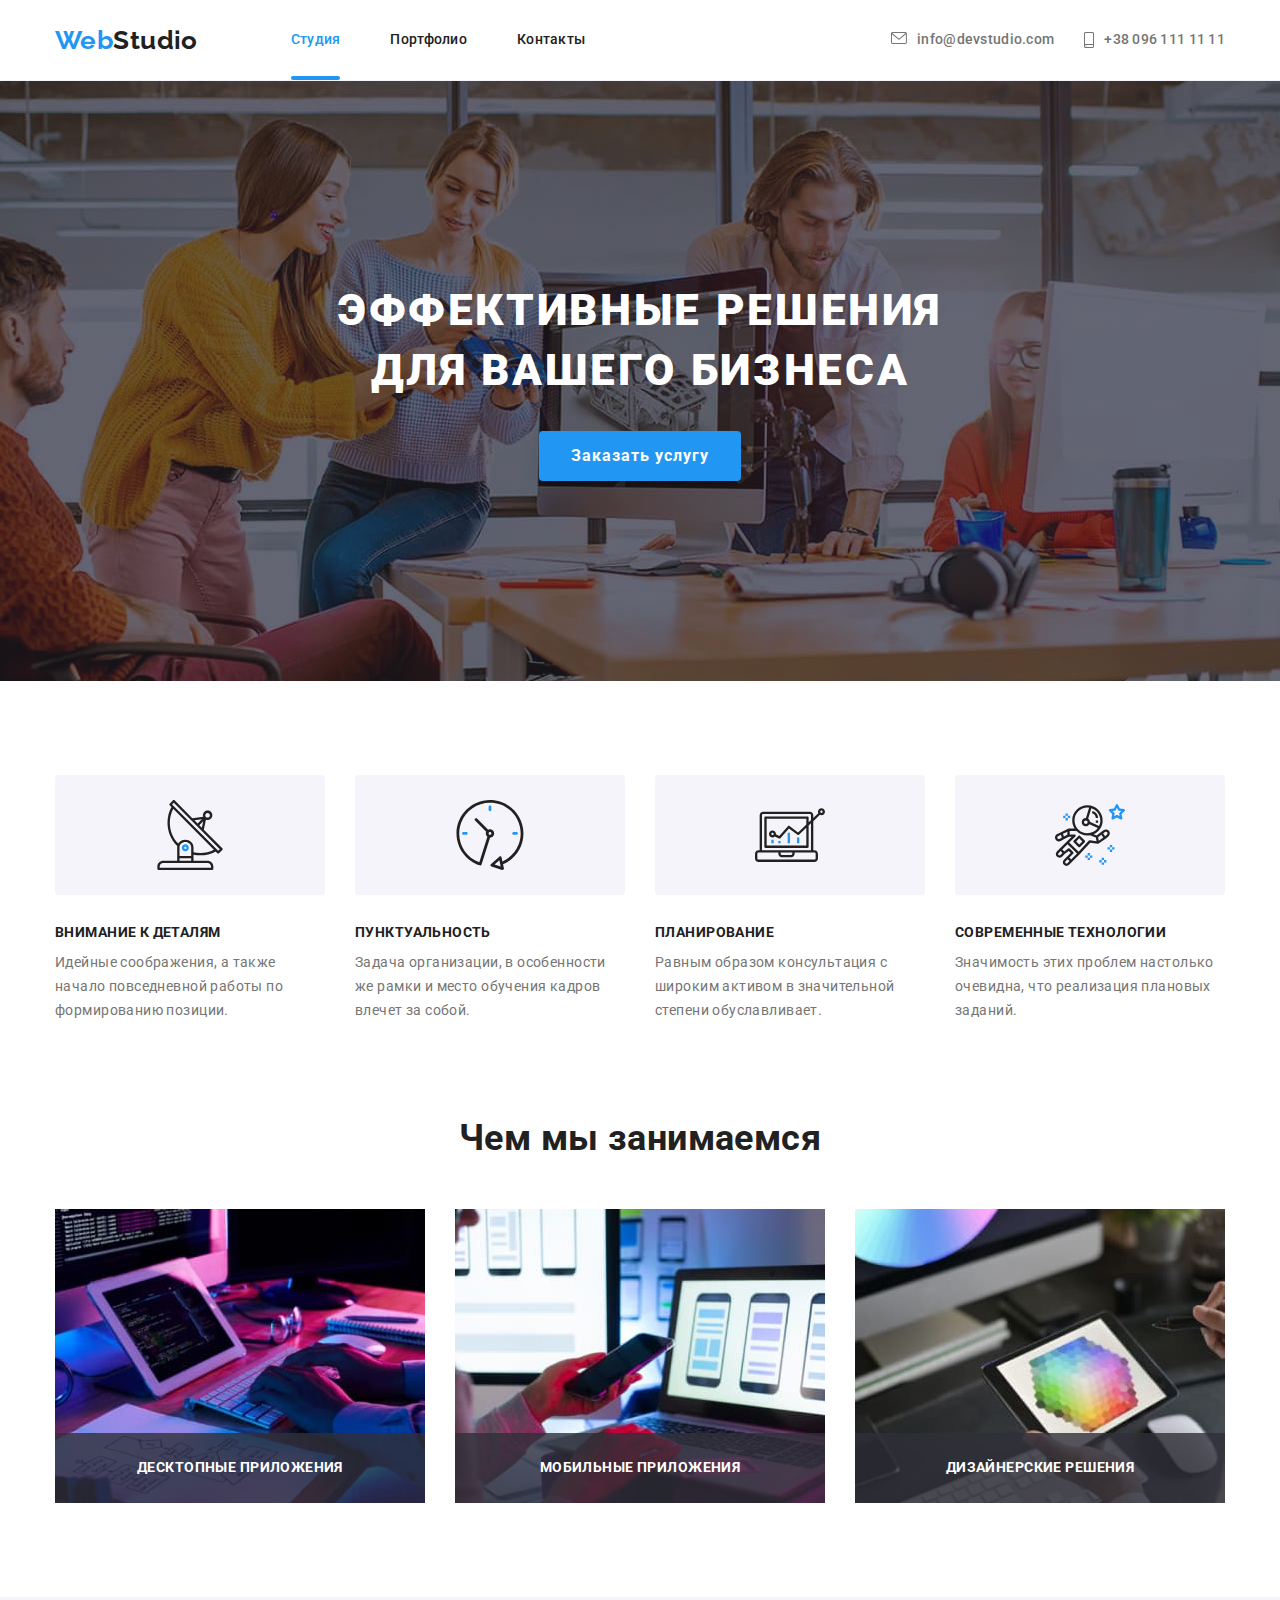
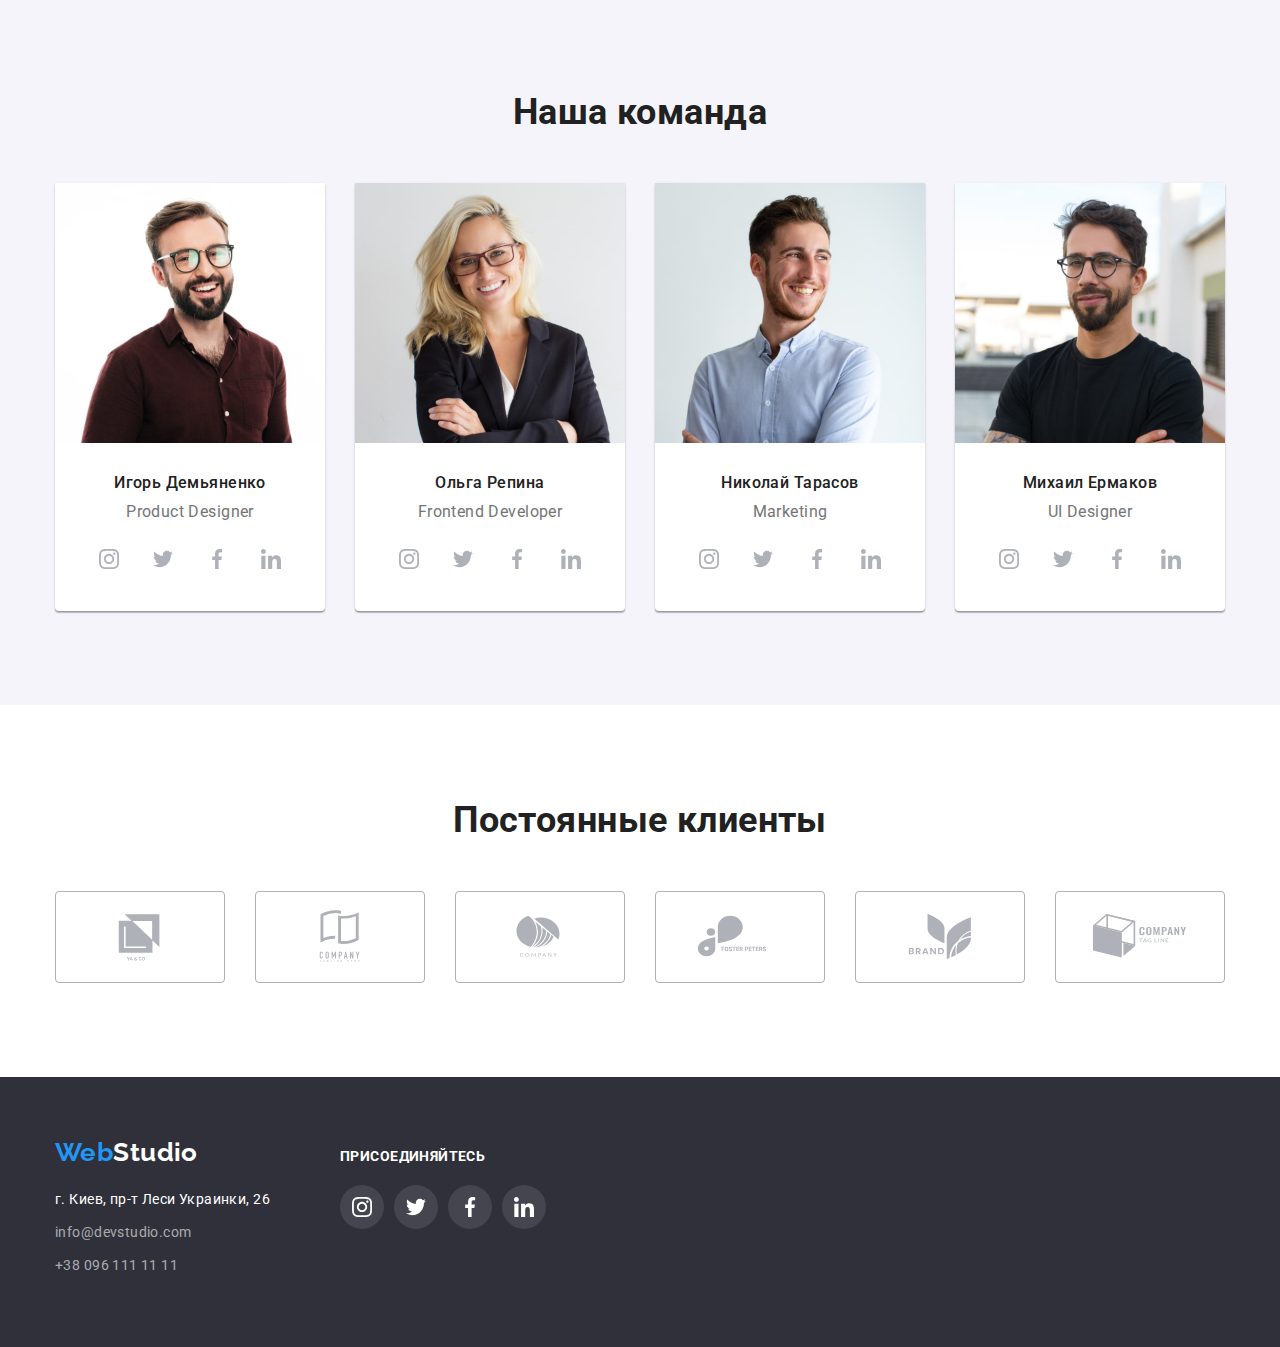
<file: index.html>
<!DOCTYPE html>
<html lang="ru">
  <head>
    <meta charset="UTF-8" />
    <meta http-equiv="X-UA-Compatible" content="IE=edge" />
    <meta name="viewport" content="width=device-width, initial-scale=1.0" />
    <link rel="preconnect" href="https://fonts.googleapis.com" />
    <link rel="preconnect" href="https://fonts.gstatic.com" crossorigin />
    <link
      href="https://fonts.googleapis.com/css2?family=Raleway:wght@700&family=Roboto:wght@400;500;700;900&display=swap"
      rel="stylesheet"
    />
    <link
      rel="stylesheet"
      href="https://cdnjs.cloudflare.com/ajax/libs/modern-normalize/1.1.0/modern-normalize.min.css"
    />
    <link rel="stylesheet" href="./css/styles.css" />
    <title>Студия</title>
  </head>
  <body>
    <!-- Хедер -->
    <header class="header-section">
      <div class="container nav">
        <nav class="header-nav">
          <a class="link logo" href="/"> <span class="logo-web">Web</span>Studio</a>
          <ul class="list header-list">
            <li class="header-item">
              <a class="link header-link current" href="./index.html">Студия</a>
            </li>
            <li class="header-item">
              <a class="link header-link" href="./portfolio.html">Портфолио</a>
            </li>
            <li class="header-item">
              <a class="link header-link" href="">Контакты</a>
            </li>
          </ul>
        </nav>
        <ul class="list contact-list">
          <li class="contact-item">
            <a class="link contact-link" href="mailto:info@devstudio.com">
              <svg class="contact-icon-envelope" width="16" height="12">
                <use href="./images/icons.svg#icon-envelope"></use>
              </svg>
              info@devstudio.com
            </a>
          </li>
          <li class="contact-item">
            <a class="link contact-link" href="tel:+380961111111">
              <svg class="contact-icon-smartphone" width="10" height="16">
                <use href="./images/icons.svg#icon-smartphone"></use>
              </svg>
              +38 096 111 11 11</a
            >
          </li>
        </ul>
      </div>
    </header>
    <!--Мейн-->
    <main class="main-section">
      <!--Герой-->
      <section class="hero">
        <h1 class="hero-title">
          Эффективные решения <br />
          для вашего бизнеса
        </h1>
        <button data-modal-open class="hero-btn" type="button">Заказать услугу</button>
      </section>
      <!--Особенности-->
      <section class="features">
        <div class="container">
          <h2 class="visually-hidden">Особенности</h2>
          <ul class="list features-list">
            <li class="features-item">
              <div class="features-icon-background">
                <svg class="features-icon" width="70" height="70">
                  <use href="./images/icons.svg#icon-antenna"></use>
                </svg>
              </div>
              <h3 class="features-item-header">Внимание к деталям</h3>
              <p class="features-item-text">
                Идейные соображения, а также начало повседневной работы по формированию позиции.
              </p>
            </li>
            <li class="features-item">
              <div class="features-icon-background">
                <svg class="features-icon" width="70" height="70">
                  <use href="./images/icons.svg#icon-clock"></use>
                </svg>
              </div>
              <h3 class="features-item-header">Пунктуальность</h3>
              <p class="features-item-text">
                Задача организации, в особенности же рамки и место обучения кадров влечет за собой.
              </p>
            </li>
            <li class="features-item">
              <div class="features-icon-background">
                <svg class="features-icon" width="70" height="70">
                  <use href="./images/icons.svg#icon-diagram"></use>
                </svg>
              </div>
              <h3 class="features-item-header">Планирование</h3>
              <p class="features-item-text">
                Равным образом консультация с широким активом в значительной степени обуславливает.
              </p>
            </li>
            <li class="features-item">
              <div class="features-icon-background">
                <svg class="features-icon" width="70" height="70">
                  <use href="./images/icons.svg#icon-astronaut"></use>
                </svg>
              </div>
              <h3 class="features-item-header">Современные технологии</h3>
              <p class="features-item-text">
                Значимость этих проблем настолько очевидна, что реализация плановых заданий.
              </p>
            </li>
          </ul>
        </div>
      </section>
      <!--Чем мы занимаемся-->
      <section class="services">
        <div class="container">
          <h2 class="services-header">Чем мы занимаемся</h2>
          <ul class="list services-list">
            <li class="services-item">
              <img src="./images/box/box1.jpg" alt="человек работает за компьютером" width="370" />
              <h3 class="services-item-header">Десктопные приложения</h3>
            </li>
            <li class="services-item">
              <img src="./images/box/box2.jpg" alt="человек держит в руках смартфон" width="370" />
              <h3 class="services-item-header">Мобильные приложения</h3>
            </li>
            <li class="services-item">
              <img src="./images/box/box3.jpg" alt="человек держит в руках планшет" width="370" />
              <h3 class="services-item-header">Дизайнерские решения</h3>
            </li>
          </ul>
        </div>
      </section>
      <!--Наша команда-->
      <section class="team">
        <div class="container">
          <h2 class="team-header">Наша команда</h2>
          <ul class="list team-list">
            <li class="team-item">
              <img src="./images/team/img.jpg" alt="фото мужчины" width="270" />
              <div class="team-description">
                <h3 class="team-name-header">Игорь Демьяненко</h3>
                <p class="team-name-position" lang="en">Product Designer</p>
                <ul class="team-social-list list">
                  <li class="team-social-item">
                    <a class="team-social-link" href="" target="_blank" rel="noopener noreferrer">
                      <svg class="team-social-icon" width="20" height="20">
                        <use href="./images/icons.svg#icon-instagram"></use>
                      </svg>
                    </a>
                  </li>
                  <li class="team-social-item">
                    <a class="team-social-link" href="" target="_blank" rel="noopener noreferrer">
                      <svg class="team-social-icon" width="20" height="20">
                        <use href="./images/icons.svg#icon-twitter"></use>
                      </svg>
                    </a>
                  </li>
                  <li class="team-social-item">
                    <a class="team-social-link" href="" target="_blank" rel="noopener noreferrer">
                      <svg class="team-social-icon" width="20" height="20">
                        <use href="./images/icons.svg#icon-facebook"></use>
                      </svg>
                    </a>
                  </li>
                  <li class="team-social-item">
                    <a class="team-social-link" href="" target="_blank" rel="noopener noreferrer">
                      <svg class="team-social-icon" width="20" height="20">
                        <use href="./images/icons.svg#icon-linkedin"></use>
                      </svg>
                    </a>
                  </li>
                </ul>
              </div>
            </li>

            <li class="team-item">
              <img src="./images/team/img1.jpg" alt="фото женщины" width="270" />
              <div class="team-description">
                <h3 class="team-name-header">Ольга Репина</h3>
                <p class="team-name-position" lang="en">Frontend Developer</p>
                <ul class="team-social-list list">
                  <li class="team-social-item">
                    <a class="team-social-link" href="" target="_blank" rel="noopener noreferrer">
                      <svg class="team-social-icon" width="20" height="20">
                        <use href="./images/icons.svg#icon-instagram"></use>
                      </svg>
                    </a>
                  </li>
                  <li class="team-social-item">
                    <a class="team-social-link" href="" target="_blank" rel="noopener noreferrer">
                      <svg class="team-social-icon" width="20" height="20">
                        <use href="./images/icons.svg#icon-twitter"></use>
                      </svg>
                    </a>
                  </li>
                  <li class="team-social-item">
                    <a class="team-social-link" href="" target="_blank" rel="noopener noreferrer">
                      <svg class="team-social-icon" width="20" height="20">
                        <use href="./images/icons.svg#icon-facebook"></use>
                      </svg>
                    </a>
                  </li>
                  <li class="team-social-item">
                    <a class="team-social-link" href="" target="_blank" rel="noopener noreferrer">
                      <svg class="team-social-icon" width="20" height="20">
                        <use href="./images/icons.svg#icon-linkedin"></use>
                      </svg>
                    </a>
                  </li>
                </ul>
              </div>
            </li>

            <li class="team-item">
              <img src="./images/team/img2.jpg" alt="фото мужчины" width="270" />
              <div class="team-description">
                <h3 class="team-name-header">Николай Тарасов</h3>
                <p class="team-name-position" lang="en">Marketing</p>
                <ul class="team-social-list list">
                  <li class="team-social-item">
                    <a class="team-social-link" href="" target="_blank" rel="noopener noreferrer">
                      <svg class="team-social-icon" width="20" height="20">
                        <use href="./images/icons.svg#icon-instagram"></use>
                      </svg>
                    </a>
                  </li>
                  <li class="team-social-item">
                    <a class="team-social-link" href="" target="_blank" rel="noopener noreferrer">
                      <svg class="team-social-icon" width="20" height="20">
                        <use href="./images/icons.svg#icon-twitter"></use>
                      </svg>
                    </a>
                  </li>
                  <li class="team-social-item">
                    <a class="team-social-link" href="" target="_blank" rel="noopener noreferrer">
                      <svg class="team-social-icon" width="20" height="20">
                        <use href="./images/icons.svg#icon-facebook"></use>
                      </svg>
                    </a>
                  </li>
                  <li class="team-social-item">
                    <a class="team-social-link" href="" target="_blank" rel="noopener noreferrer">
                      <svg class="team-social-icon" width="20" height="20">
                        <use href="./images/icons.svg#icon-linkedin"></use>
                      </svg>
                    </a>
                  </li>
                </ul>
              </div>
            </li>

            <li class="team-item">
              <img src="./images/team/img3.jpg" alt="фото мужчины" width="270" />
              <div class="team-description">
                <h3 class="team-name-header">Михаил Ермаков</h3>
                <p class="team-name-position" lang="en">UI Designer</p>
                <ul class="team-social-list list">
                  <li class="team-social-item">
                    <a class="team-social-link" href="" target="_blank" rel="noopener noreferrer">
                      <svg class="team-social-icon" width="20" height="20">
                        <use href="./images/icons.svg#icon-instagram"></use>
                      </svg>
                    </a>
                  </li>
                  <li class="team-social-item">
                    <a class="team-social-link" href="" target="_blank" rel="noopener noreferrer">
                      <svg class="team-social-icon" width="20" height="20">
                        <use href="./images/icons.svg#icon-twitter"></use>
                      </svg>
                    </a>
                  </li>
                  <li class="team-social-item">
                    <a class="team-social-link" href="" target="_blank" rel="noopener noreferrer">
                      <svg class="team-social-icon" width="20" height="20">
                        <use href="./images/icons.svg#icon-facebook"></use>
                      </svg>
                    </a>
                  </li>
                  <li class="team-social-item">
                    <a class="team-social-link" href="" target="_blank" rel="noopener noreferrer">
                      <svg class="team-social-icon" width="20" height="20">
                        <use href="./images/icons.svg#icon-linkedin"></use>
                      </svg>
                    </a>
                  </li>
                </ul>
              </div>
            </li>
          </ul>
        </div>
      </section>
      <!--Постоянные клиенты-->
      <section сlass="clients" style="padding-top: 94px; padding-bottom: 94px">
        <div class="container">
          <h2 class="clients-header">Постоянные клиенты</h2>
          <ul class="clients-list list">
            <li class="clients-item">
              <a class="clients-link" href="" target="_blank" rel="noopener noreferrer">
                <svg class="clients-icon" width="106" height="60">
                  <use href="./images/icons.svg#icon-yaco"></use>
                </svg>
              </a>
            </li>
            <li class="clients-item">
              <a class="clients-link" href="" target="_blank" rel="noopener noreferrer">
                <svg class="clients-icon" width="106" height="60">
                  <use href="./images/icons.svg#icon-window"></use>
                </svg>
              </a>
            </li>
            <li class="clients-item">
              <a class="clients-link" href="" target="_blank" rel="noopener noreferrer">
                <svg class="clients-icon" width="106" height="60">
                  <use href="./images/icons.svg#icon-orange"></use>
                </svg>
              </a>
            </li>
            <li class="clients-item">
              <a class="clients-link" href="" target="_blank" rel="noopener noreferrer">
                <svg class="clients-icon" width="106" height="60">
                  <use href="./images/icons.svg#icon-foster"></use>
                </svg>
              </a>
            </li>
            <li class="clients-item">
              <a
                class="clients-link"
                class="clients-link"
                href=""
                target="_blank"
                rel="noopener noreferrer"
              >
                <svg class="clients-icon" width="106" height="60">
                  <use href="./images/icons.svg#icon-brand"></use>
                </svg>
              </a>
            </li>
            <li class="clients-item">
              <a class="clients-link" href="" target="_blank" rel="noopener noreferrer">
                <svg class="clients-icon" width="106" height="60">
                  <use href="./images/icons.svg#icon-cube"></use>
                </svg>
              </a>
            </li>
          </ul>
        </div>
      </section>

      <div data-modal class="backdrop is-hidden">
        <div class="modal">
          <button data-modal-close type="button" class="modal-button">
            <svg width="18" height="18">
              <use href="./images/icons.svg#icon-close"></use>
            </svg>
          </button>
          <form class="modal-form">
            <h1 class="form-header">Оставьте свои данные, мы вам перезвоним</h1>
            <div class="form-field">
              <label class="form-label" for="name">Имя</label>
              <input class="form-input" type="text" name="name" id="name" />
            </div>
            <div class="form-field">
              <label class="form-label" for="phone">Телефон </label>
              <input class="form-input" type="tel" name="phone" id="phone" />
            </div>
            <div class="form-field">
              <label class="form-label" for="email">Почта</label>
              <input class="form-input" type="email" name="email" id="email" />
            </div>
            <div class="form-field">
              <label class="form-label" for="feedback">Комментарий</label>
              <textarea
                class="form-input feedback"
                name="comment"
                id="feedback"
                placeholder="Введите текст"
              ></textarea>
            </div>

            <input type="checkbox" name="agreement" id="checkbox" />
            <label class="label-agreement" for="checkbox" name="agreement"
              >Соглашаюсь с рассылкой и принимаю Условия договора</label
            >
            <button class="form-btn" type="submit">Отправить</button>
          </form>
        </div>
      </div>
    </main>
    <!--Подвал-->
    <footer class="footer-section">
      <div class="container footer-content">
        <div class="footer-address-section">
          <a class="link footer-logo" href="/"> <span class="logo-web">Web</span>Studio</a>
          <address>
            <ul class="list footer-list">
              <li class="footer-item">
                <a
                  class="link footer-address"
                  href="https://goo.gl/maps/CGz93X2TmxTMaEhZA"
                  target="_blank"
                  rel="noreferrer noopener"
                >
                  г. Киев, пр-т Леси Украинки, 26</a
                >
              </li>
              <li class="footer-item">
                <a class="link footer-contact" href="mailto:info@devstudio.com">
                  info@devstudio.com</a
                >
              </li>
              <li class="footer-item">
                <a class="link footer-phone" href="tel:+380961111111">+38 096 111 11 11</a>
              </li>
            </ul>
          </address>
        </div>
        <div class="footer-join-section">
          <h2 class="footer-join">Присоединяйтесь</h2>
          <ul class="list footer-social-list">
            <li class="footer-social-item">
              <a class="footer-social-link" href="" target="_blank" rel="noopener noreferrer">
                <svg class="footer-social-icon" width="20" height="20">
                  <use href="./images/icons.svg#icon-instagram"></use>
                </svg>
              </a>
            </li>
            <li class="footer-social-item">
              <a class="footer-social-link" href="" target="_blank" rel="noopener noreferrer">
                <svg class="footer-social-icon" width="20" height="20">
                  <use href="./images/icons.svg#icon-twitter"></use>
                </svg>
              </a>
            </li>
            <li class="footer-social-item">
              <a class="footer-social-link" href="" target="_blank" rel="noopener noreferrer">
                <svg class="footer-social-icon" width="20" height="20">
                  <use href="./images/icons.svg#icon-facebook"></use>
                </svg>
              </a>
            </li>
            <li class="footer-social-item">
              <a class="footer-social-link" href="" target="_blank" rel="noopener noreferrer">
                <svg class="footer-social-icon" width="20" height="20">
                  <use href="./images/icons.svg#icon-linkedin"></use>
                </svg>
              </a>
            </li>
          </ul>
        </div>
      </div>
    </footer>
    <script src="./js/modal.js"></script>
  </body>
</html>
</file>
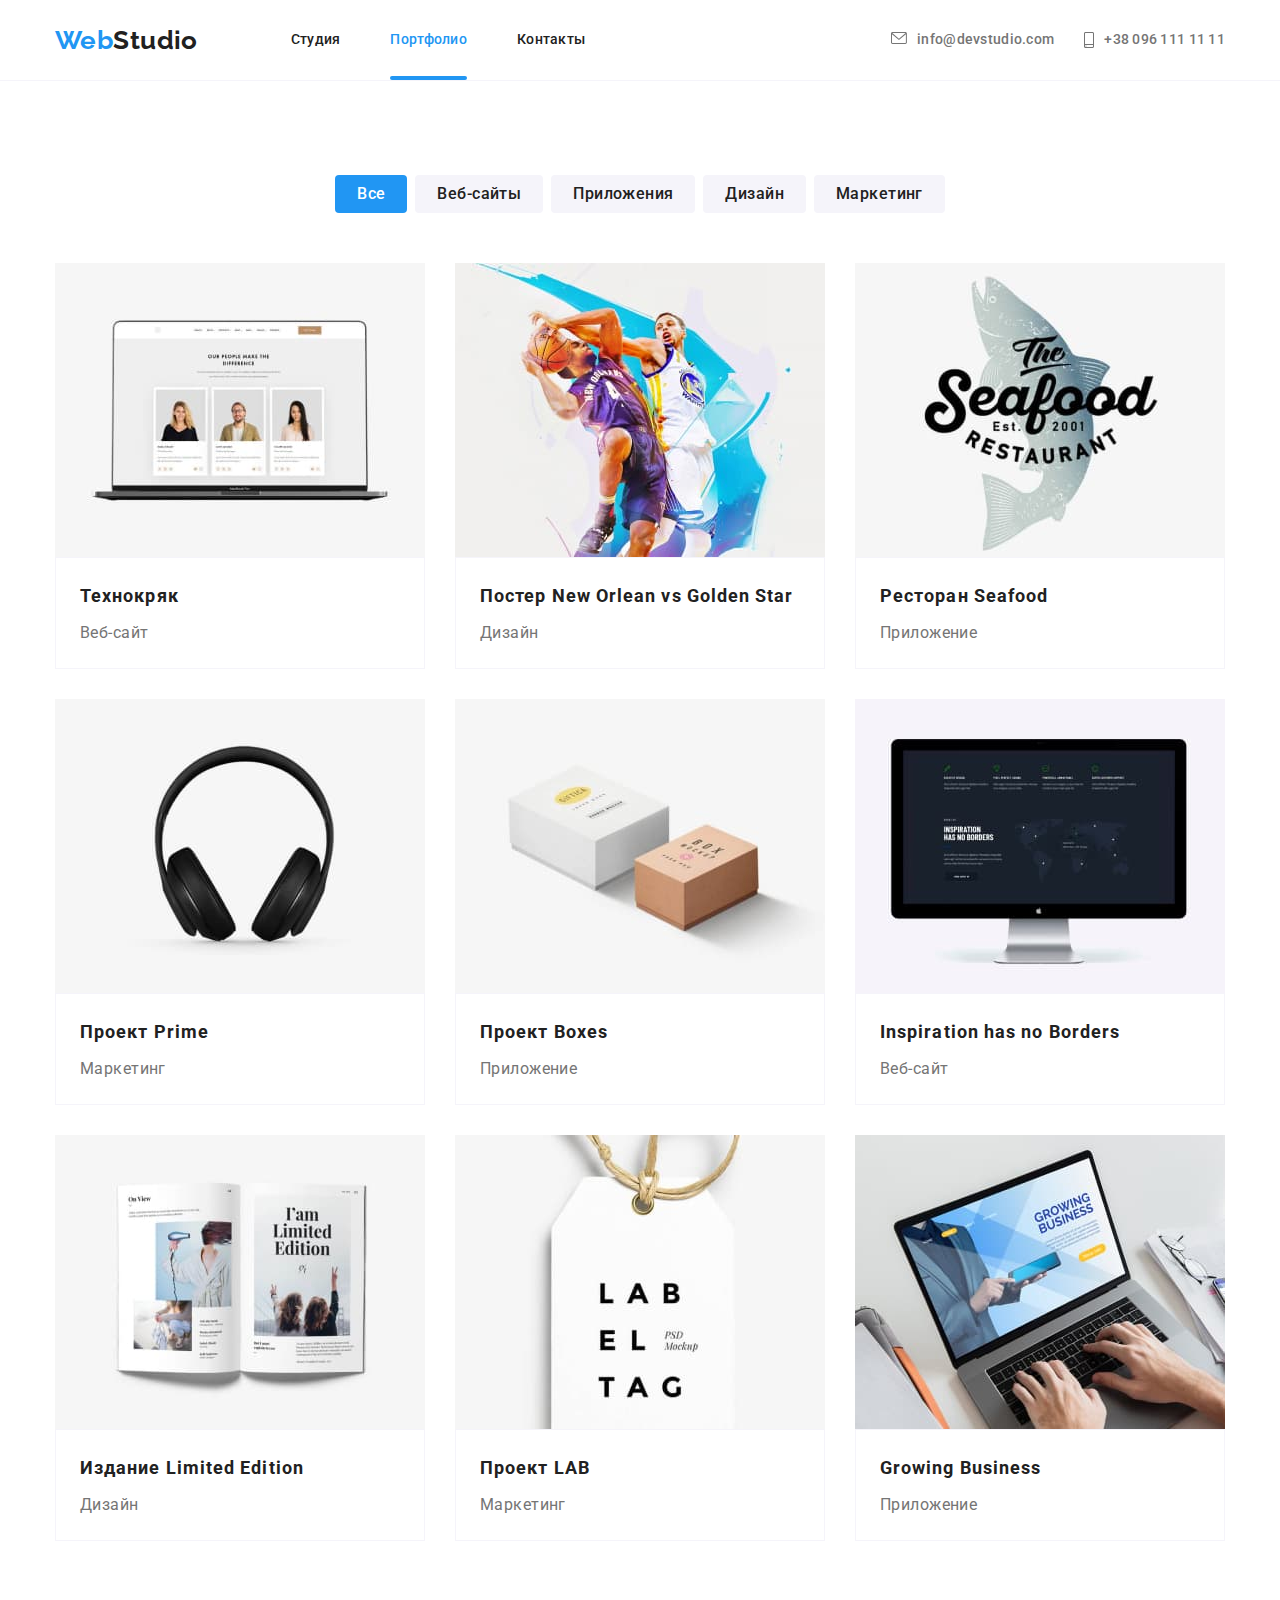
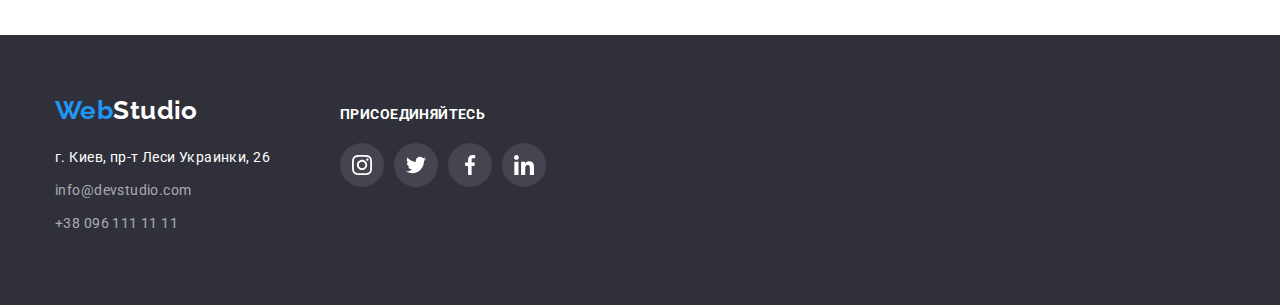
<file: portfolio.html>
<!DOCTYPE html>
<html lang="en">
  <head>
    <meta charset="UTF-8" />
    <meta http-equiv="X-UA-Compatible" content="IE=edge" />
    <meta name="viewport" content="width=device-width, initial-scale=1.0" />
    <link rel="preconnect" href="https://fonts.googleapis.com" />
    <link rel="preconnect" href="https://fonts.gstatic.com" crossorigin />
    <link
      href="https://fonts.googleapis.com/css2?family=Raleway:wght@700&family=Roboto:wght@400;500;700;900&display=swap"
      rel="stylesheet"
    />
    <link
      rel="stylesheet"
      href="https://cdnjs.cloudflare.com/ajax/libs/modern-normalize/1.1.0/modern-normalize.min.css"
    />
    <link rel="stylesheet" href="./css/styles.css" />
    <title>Портфолио</title>
  </head>
  <body>
    <!-- Хедер -->
    <header class="header-section">
      <div class="container nav">
        <nav class="header-nav">
          <a class="link logo" href="/"> <span class="logo-web">Web</span>Studio</a>
          <ul class="list header-list">
            <li class="header-item">
              <a class="link header-link" href="./index.html">Студия</a>
            </li>
            <li class="header-item">
              <a class="link header-link current" href="./portfolio.html">Портфолио</a>
            </li>
            <li class="header-item">
              <a class="link header-link" href="">Контакты</a>
            </li>
          </ul>
        </nav>
        <ul class="list contact-list">
          <li class="contact-item">
            <a class="link contact-link" href="mailto:info@devstudio.com">
              <svg class="contact-icon-envelope" width="16" height="12">
                <use href="./images/icons.svg#icon-envelope"></use>
              </svg>
              info@devstudio.com
            </a>
          </li>
          <li class="contact-item">
            <a class="link contact-link" href="tel:+380961111111">
              <svg class="contact-icon-smartphone" width="10" height="16">
                <use href="./images/icons.svg#icon-smartphone"></use>
              </svg>
              +38 096 111 11 11</a
            >
          </li>
        </ul>
      </div>
    </header>
    <!--Mейн-->
    <main>
      <section class="projects">
        <div class="container">
          <h1 class="visually-hidden">Примеры работ</h1>
          <ul class="list filter-btn-list">
            <li class="filter-btn-item">
              <button class="filter-btn all" type="button">Все</button>
            </li>
            <li class="filter-btn-item">
              <button class="filter-btn" type="button">Веб-сайты</button>
            </li>
            <li class="filter-btn-item">
              <button class="filter-btn" type="button">Приложения</button>
            </li>
            <li class="filter-btn-item">
              <button class="filter-btn" type="button">Дизайн</button>
            </li>
            <li class="filter-btn-item">
              <button class="filter-btn" type="button">Маркетинг</button>
            </li>
          </ul>
          <ul class="list project-list">
            <li class="project-item">
              <div class="project-thumb">
                <div class="project-overlay">
                  <p class="project-description">
                    Технокряк это современная площадка распространения коронавируса. Компании
                    используют эту платформу для цифрового шпионажа и атак на защищённые сервера
                    конкурентов.
                  </p>
                </div>
                <img
                  src="./images/project/img.jpg"
                  alt="на открытом экране ноутбука
            карточки с информацией о сотрудниках"
                  width="370"
                />
              </div>
              <div class="project-content">
                <h2 class="project-name">Технокряк</h2>
                <p class="project-type">Веб-сайт</p>
              </div>
            </li>
            <li class="project-item">
              <img
                src="./images/project/imgone.jpg"
                alt="два баскетболиста в
            прыжке борются за мяч"
                width="370"
              />
              <div class="project-content">
                <h2 class="project-name">Постер New Orlean vs Golden Star</h2>
                <p class="project-type">Дизайн</p>
              </div>
            </li>
            <li class="project-item">
              <img
                src="./images/project/imgtwo.jpg"
                alt="логотип ресторана
            морепродуктов"
                width="370"
              />
              <div class="project-content">
                <h2 class="project-name">Ресторан Seafood</h2>
                <p class="project-type">Приложение</p>
              </div>
            </li>
            <li class="project-item">
              <img src="./images/project/imgthree.jpg" alt="черные наушники" width="370" />
              <div class="project-content">
                <h2 class="project-name">Проект Prime</h2>
                <p class="project-type">Маркетинг</p>
              </div>
            </li>
            <li class="project-item">
              <img src="./images/project/imgfour.jpg" alt="две коробки" width="370" />
              <div class="project-content">
                <h2 class="project-name">Проект Boxes</h2>
                <p class="project-type">Приложение</p>
              </div>
            </li>
            <li class="project-item">
              <img
                src="./images/project/imgfive.jpg"
                alt="монитор компьютера с
            изображением"
                width="370"
              />
              <div class="project-content">
                <h2 class="project-name">Inspiration has no Borders</h2>
                <p class="project-type">Веб-сайт</p>
              </div>
            </li>
            <li class="project-item">
              <img src="./images/project/imgsix.jpg" alt="открытая книга" width="370" />
              <div class="project-content">
                <h2 class="project-name">Издание Limited Edition</h2>
                <p class="project-type">Дизайн</p>
              </div>
            </li>
            <li class="project-item">
              <img
                src="./images/project/imgseven.jpg"
                alt="белая бирка с
            надписью"
                width="370"
              />
              <div class="project-content">
                <h2 class="project-name">Проект LAB</h2>
                <p class="project-type">Маркетинг</p>
              </div>
            </li>
            <li class="project-item">
              <img
                src="./images/project/imgeight.jpg"
                alt="человек печатает на
            ноутбуке"
                width="370"
              />
              <div class="project-content">
                <h2 class="project-name">Growing Business</h2>
                <p class="project-type">Приложение</p>
              </div>
            </li>
          </ul>
        </div>
      </section>
    </main>
    <!--Подвал-->
    <footer class="footer-section">
      <div class="container footer-content">
        <div class="footer-address-section">
          <a class="link footer-logo" href="/"> <span class="logo-web">Web</span>Studio</a>
          <address>
            <ul class="list footer-list">
              <li class="footer-item">
                <a
                  class="link footer-address"
                  href="https://goo.gl/maps/CGz93X2TmxTMaEhZA"
                  target="_blank"
                  rel="noreferrer noopener"
                >
                  г. Киев, пр-т Леси Украинки, 26</a
                >
              </li>
              <li class="footer-item">
                <a class="link footer-contact" href="mailto:info@devstudio.com">
                  info@devstudio.com</a
                >
              </li>
              <li class="footer-item">
                <a class="link footer-phone" href="tel:+380961111111">+38 096 111 11 11</a>
              </li>
            </ul>
          </address>
        </div>
        <div class="footer-join-section">
          <h2 class="footer-join">Присоединяйтесь</h2>
          <ul class="list footer-social-list">
            <li class="footer-social-item">
              <a class="footer-social-link" href="" target="_blank" rel="noopener noreferrer">
                <svg class="footer-social-icon" width="20" height="20">
                  <use href="./images/icons.svg#icon-instagram"></use>
                </svg>
              </a>
            </li>
            <li class="footer-social-item">
              <a class="footer-social-link" href="" target="_blank" rel="noopener noreferrer">
                <svg class="footer-social-icon" width="20" height="20">
                  <use href="./images/icons.svg#icon-twitter"></use>
                </svg>
              </a>
            </li>
            <li class="footer-social-item">
              <a class="footer-social-link" href="" target="_blank" rel="noopener noreferrer">
                <svg class="footer-social-icon" width="20" height="20">
                  <use href="./images/icons.svg#icon-facebook"></use>
                </svg>
              </a>
            </li>
            <li class="footer-social-item">
              <a class="footer-social-link" href="" target="_blank" rel="noopener noreferrer">
                <svg class="footer-social-icon" width="20" height="20">
                  <use href="./images/icons.svg#icon-linkedin"></use>
                </svg>
              </a>
            </li>
          </ul>
        </div>
      </div>
    </footer>
  </body>
</html>
</file>
<file: css/styles.css>
:root {
  --primary-text-color: #757575;
  --primary-black-color: #212121;
  --accent-color: #2196f3;
  --primary-white-color: #ffffff;
  --dark-background-color: #2f303a;
  --light-backgroung-color: #f5f4fa;
  --button-hover-color: #188ce8;
  --primary-icon-color: #afb1b8;
  --transition-duration: 250ms;
  --transition-timing-function: cubic-bezier(0.4, 0, 0.2, 1);
}

.list {
  list-style: none;
  padding: 0;
  margin: 0;
}

.link {
  text-decoration: none;
}

.container {
  width: 1200px;
  margin-left: auto;
  margin-right: auto;
  padding-left: 15px;
  padding-right: 15px;
}

img {
  display: block;
  max-width: 100%;
}

p,
h1,
h2,
h3 {
  margin: 0;
}

.visually-hidden {
  position: absolute;
  white-space: nowrap;
  width: 1px;
  height: 1px;
  overflow: hidden;
  border: 0;
  padding: 0;
  clip: rect(0 0 0 0);
  clip-path: inset(100%);
  margin: -1px;
}

body {
  font-size: 14px;
  font-family: 'Roboto', sans-serif;
  letter-spacing: 0.03em;
  color: var(--primary-text-color);
  background-color: var(--primary-white-color);
}

textarea {
  resize: none;
}

/* Хедер */

.logo {
  font-family: 'Raleway', sans-serif;
  font-weight: 700;
  font-size: 26px;
  line-height: 1.19;
  color: var(--primary-black-color);
}

.logo-web {
  color: var(--accent-color);
}

.header-section {
  border-bottom: 1px solid var(--light-backgroung-color);
}

.header-list {
  display: flex;
  margin-left: 93px;
}

.header-nav {
  display: flex;
  align-items: center;
}

.header-item:not(:last-child) {
  margin-right: 50px;
}

.header-link {
  display: block;
  font-weight: 500;
  font-size: 14px;
  line-height: 1.14;
  letter-spacing: 0.02em;
  color: var(--primary-black-color);
  padding-top: 32px;
  padding-bottom: 32px;
  position: relative;

  transition-property: color;
  transition-duration: var(--transition-duration);
  transition-timing-function: var(--transition-timing-function);
}

.current::after {
  content: '';
  width: 100%;
  height: 4px;
  background-color: var(--accent-color);
  display: block;
  position: absolute;
  bottom: 0;
  border-radius: 2px;
}

.contact-link {
  display: flex;
  font-weight: 500;
  font-size: 14px;
  line-height: 1.14;
  letter-spacing: 0.02em;
  color: var(--primary-black-color);

  transition-property: color;
  transition-duration: var(--transition-duration);
  transition-timing-function: var(--transition-timing-function);
}

.header-link.current {
  color: var(--accent-color);
}

.link.contact-link {
  color: var(--primary-text-color);
}

.header-link:hover,
.header-link:focus,
.contact-link:hover,
.contact-link:focus {
  color: var(--accent-color);
}

.contact-list {
  display: flex;
  margin-left: auto;
}

.contact-icon-envelope,
.contact-icon-smartphone {
  margin-right: 10px;
  fill: currentColor;
}

.contact-item:not(:last-child) {
  margin-right: 30px;
}

.nav {
  display: flex;
  align-items: center;
}

/* Герой */

.hero {
  text-align: center;
  padding-top: 200px;
  padding-bottom: 200px;
  max-width: 1600px;
  height: 600px;
  margin-left: auto;
  margin-right: auto;
  background-image: linear-gradient(rgba(47, 48, 58, 0.4), rgba(47, 48, 58, 0.4)),
    url(../images/backgroun.jpg);
  background-size: cover;
  background-color: var(--light-background-color);
  background-position: center;
  background-repeat: no-repeat;
}

.hero-title {
  margin-bottom: 30px;
  font-weight: 900;
  font-size: 44px;
  line-height: 1.36;
  letter-spacing: 0.06em;
  text-transform: uppercase;
  color: var(--primary-white-color);
}

.hero-btn {
  font-family: inherit;
  font-weight: 700;
  font-size: 16px;
  line-height: 1.88;
  letter-spacing: 0.06em;
  color: var(--primary-white-color);
  background-color: var(--accent-color);
  cursor: pointer;
  min-width: 200px;
  border-radius: 4px;
  padding: 10px 32px;
  border: none;
  box-shadow: 0px 4px 4px rgba(0, 0, 0, 0.15);

  transition-property: background-color;
  transition-duration: var(--transition-duration);
  transition-timing-function: var(--transition-timing-function);
}

.hero-btn:hover,
.hero-btn:focus {
  background-color: var(--button-hover-color);
}

/* Особенности */

.features {
  padding-top: 94px;
  padding-bottom: 94px;
}

.features-item {
  min-width: 270px;
}
.features-item:not(:last-child) {
  margin-right: 30px;
}

.features-list {
  display: flex;
}

.features-item-header {
  font-size: 14px;
  line-height: 1.14;
  text-transform: uppercase;
  color: var(--primary-black-color);
  margin-bottom: 10px;
}

.features-item-text {
  line-height: 1.71;
}

.features-icon-background {
  background-color: var(--light-backgroung-color);
  border-radius: 4px;
  margin-bottom: 30px;
  width: 270px;
  height: 120px;
  display: flex;
  justify-content: center;
  align-items: center;
}

/* Чем мы занимаемся и Наша команда */

.services {
  padding-bottom: 94px;
}

.services-list {
  display: flex;
}

.services-header {
  font-size: 36px;
  line-height: 1.17;
  text-align: center;
  color: var(--primary-black-color);
  margin-top: 0;
  margin-bottom: 50px;
}

.services-item:not(:last-child) {
  margin-right: 30px;
}

.services-item {
  position: relative;
}
.services-item-header {
  font-size: inherit;
  line-height: 1.14;
  text-align: center;
  text-transform: uppercase;
  color: var(--primary-white-color);
  background-color: rgba(47, 48, 58, 0.8);
  padding-top: 27px;
  padding-bottom: 27px;
  position: absolute;
  bottom: 0;
  width: 100%;
}

.team-header {
  font-size: 36px;
  line-height: 1.17;
  text-align: center;
  color: var(--primary-black-color);
  margin-top: 0;
  margin-bottom: 50px;
}

.team {
  background-color: var(--light-backgroung-color);
  padding-bottom: 94px;
  padding-top: 94px;
}

.team-list {
  display: flex;
}

.team-item {
  background-color: var(--primary-white-color);
  box-shadow: 0px 1px 3px rgba(0, 0, 0, 0.12), 0px 1px 1px rgba(0, 0, 0, 0.14),
    0px 2px 1px rgba(0, 0, 0, 0.2);
  border-radius: 0px 0px 4px 4px;
}

.team-item:not(:last-child) {
  margin-right: 30px;
}

.team-name-header {
  font-weight: 500;
  font-size: 16px;
  line-height: 1.19;
  text-align: center;
  color: var(--primary-black-color);
  margin-bottom: 10px;
}

.team-name-position {
  font-size: 16px;
  line-height: 1.19;
  text-align: center;
  color: var(--primary-text-color);
  margin-bottom: 16px;
}

.team-description {
  padding-top: 30px;
  padding-bottom: 30px;
}

.team-social-list {
  display: flex;
  justify-content: center;
}

.team-social-item + .team-social-item {
  margin-left: 10px;
}

.team-social-link {
  height: 44px;
  width: 44px;
  display: flex;
  justify-content: center;
  align-items: center;
  border-radius: 50%;
  color: var(--primary-icon-color);
  transition-property: background-color, color;
  transition-duration: var(--transition-duration), var(--transition-duration);
  transition-timing-function: var(--transition-timing-function), var(--transition-timing-function);
}

.team-social-link:hover,
.team-social-link:focus {
  background-color: var(--accent-color);
  color: var(--primary-white-color);
}

.team-social-icon {
  fill: currentColor;
}

/* Постоянные клиенты */

/* .clients {
  padding-top: 94px;
  padding-bottom: 94px;
} */

.clients-header {
  font-size: 36px;
  line-height: 1.17;
  text-align: center;
  color: var(--primary-black-color);
  margin-bottom: 50px;
}

.clients-list {
  display: flex;
  justify-content: center;
}

.clients-link {
  width: 170px;
  height: 92px;
  display: flex;
  justify-content: center;
  align-items: center;
  color: var(--primary-icon-color);
  border: 1px solid var(--primary-icon-color);
  border-radius: 4px;
  transition-property: color, border;
  transition-duration: var(--transition-duration), var(--transition-duration);
  transition-timing-function: var(--transition-timing-function), var(--transition-timing-function);
}

.clients-link:hover,
.clients-link:focus {
  color: var(--accent-color);
  border: 1px solid var(--accent-color);
}

.clients-item + .clients-item {
  margin-left: 30px;
}

.clients-icon {
  fill: currentColor;
}

/* Бекдроп */

.backdrop {
  position: fixed;
  top: 0;
  left: 0;
  background: rgba(0, 0, 0, 0.2);
  width: 100%;
  height: 100%;
  opacity: 1;
  transition: opacity var(--transition-duration) var(--transition-timing-function);
}

.backdrop.is-hidden {
  opacity: 0;
  pointer-events: none;
  visibility: hidden;
}

.backdrop.is-hidden .modal {
  transform: translate(-50%, -50%) scale(0.5);
}

/* Модалка */

.modal {
  position: absolute;
  top: 50%;
  left: 50%;
  transform: translate(-50%, -50%) scale(1);
  width: 528px;
  height: 581px;
  background-color: var(--primary-white-color);
  box-shadow: 0px 1px 3px rgba(0, 0, 0, 0.12), 0px 1px 1px rgba(0, 0, 0, 0.14),
    0px 2px 1px rgba(0, 0, 0, 0.2);
  border-radius: 4px;
  transition: transform var(--transition-duration) var(--transition-timing-function);
  padding-top: 40px;
  padding-bottom: 40px;
}

.modal-button {
  width: 30px;
  height: 30px;
  border-radius: 50%;
  background-color: var(--primary-white-color);
  position: absolute;
  right: 8px;
  top: 8px;
  border: 1px solid rgba(0, 0, 0, 0.1);
  display: flex;
  justify-content: center;
  align-items: center;
  cursor: pointer;
}

.modal-form {
}

.form-header {
  font-size: 20px;
  line-height: 1.15;
  text-align: center;
  color: var(--primary-black-color);
  margin-bottom: 12px;
}

.form-field {
  display: flex;
  flex-direction: column;
  width: 448px;
  margin-left: auto;
  margin-right: auto;
}

.form-field + .form-field {
  margin-top: 10px;
}

.form-label {
  font-size: 12px;
  line-height: 1.17;
  letter-spacing: 0.01em;
  margin-bottom: 4px;
}

.form-input {
  border: 1px solid rgba(33, 33, 33, 0.2);
  border-radius: 4px;
  margin: 0;
  padding: 0;
}

.form-input.feedback {
  height: 120px;
  padding: 12px 16px;
}

.label-agreement {
  line-height: 1.71;
}

.form-btn {
  width: 200px;
  height: 50px;
  color: var(--primary-white-color);
  font-weight: 700;
  font-size: 16px;
  line-height: 1.87;
  letter-spacing: 0.06em;
  background-color: var(--accent-color);
  box-shadow: 0px 4px 4px rgba(0, 0, 0, 0.15);
  border-radius: 4px;
  border: none;
  padding: 10px 55px 10px 56px;
  cursor: pointer;
}

.form-input::placeholder {
  font-size: inherit;
  line-height: 1.14;
  letter-spacing: 0.01em;
  color: rgba(117, 117, 117, 0.5);
}

input[type='checkbox'] {
  width: 16px;
  height: 15px;
}
/* Футер */

.footer-section {
  background-color: var(--dark-background-color);
  padding-top: 60px;
  padding-bottom: 60px;
}

.footer-logo {
  display: block;
  font-family: 'Raleway', sans-serif;
  font-weight: 700;
  font-size: 26px;
  line-height: 1.19;
  color: var(--primary-white-color);
  margin-bottom: 20px;
}

.footer-item > a {
  font-style: normal;
  line-height: 1.71;
  color: rgba(255, 255, 255, 0.6);
  margin-bottom: 9px;
  display: block;

  transition-property: color;
  transition-duration: var(--transition-duration);
  transition-timing-function: var(--transition-timing-function);
}

.link.footer-address {
  color: var(--primary-white-color);
}

.footer-contact:hover,
.footer-contact:focus,
.footer-phone:hover,
.footer-phone:focus {
  color: var(--primary-white-color);
}

.footer-join {
  font-weight: 700;
  line-height: 1.14;
  text-transform: uppercase;
  color: var(--primary-white-color);
  font-size: inherit;
  margin-bottom: 20px;
}

.footer-social-icon {
  fill: currentColor;
}

.footer-social-link {
  width: 44px;
  height: 44px;
  background-color: rgba(255, 255, 255, 0.1);
  border-radius: 50%;
  display: flex;
  justify-content: center;
  align-items: center;
  color: var(--primary-white-color);
  transition-property: background-color;
  transition-duration: var(--transition-duration);
  transition-timing-function: var(--transition-timing-function);
}

.footer-social-link:hover,
.footer-social-link:focus {
  background-color: var(--accent-color);
}
.footer-social-list {
  display: flex;
}

.footer-social-item + .footer-social-item {
  margin-left: 10px;
}

.footer-content {
  display: flex;
  align-items: baseline;
}

.footer-address-section {
  margin-right: 70px;
}

/* Фильтр и примеры работ */

.projects {
  padding-top: 94px;
  padding-bottom: 94px;
}

.filter-btn {
  font-family: inherit;
  font-weight: 500;
  font-size: 16px;
  line-height: 1.63;
  text-align: center;
  letter-spacing: inherit;
  color: var(--primary-black-color);
  cursor: pointer;
  background-color: var(--light-backgroung-color);
  border-radius: 4px;
  padding: 6px 22px;
  border: none;
  transition-property: color, background-color, box-shadow;
  transition-duration: var(--transition-duration), var(--transition-duration),
    var(--transition-duration);
  transition-timing-function: var(--transition-timing-function), var(--transition-timing-function),
    var(--transition-timing-function);
}

.filter-btn-item:not(:last-child) {
  margin-right: 8px;
}

.filter-btn.all {
  color: var(--primary-white-color);
  background-color: var(--accent-color);
}

.filter-btn:hover,
.filter-btn:focus {
  color: var(--primary-white-color);
  background-color: var(--accent-color);
  box-shadow: 0px 3px 1px rgba(0, 0, 0, 0.1), 0px 1px 2px rgba(0, 0, 0, 0.08),
    0px 2px 2px rgba(0, 0, 0, 0.12);
}

.filter-btn-list {
  display: flex;
  justify-content: center;
  margin-bottom: 50px;
}

.project-list {
  display: flex;
  flex-wrap: wrap;
  margin-top: -30px;
  margin-left: -30px;
}

.project-item {
  flex-basis: calc(100% / 3 -30px);
  margin-left: 30px;
  margin-top: 30px;
  transition-property: box-shadow;
  transition-duration: var(--transition-duration);
  transition-timing-function: var(--transition-timing-function);
}

.project-item:hover {
  box-shadow: 0px 1px 1px rgba(0, 0, 0, 0.12), 0px 4px 4px rgba(0, 0, 0, 0.06),
    1px 4px 6px rgba(0, 0, 0, 0.16);
}

.project-name {
  font-size: 18px;
  line-height: 2;
  letter-spacing: 0.06em;
  color: var(--primary-black-color);
  margin-bottom: 4px;
}

.project-type {
  font-size: 16px;
  line-height: 1.88;
}

.project-content {
  padding: 20px 24px;
  border: 1px solid var(--light-backgroung-color);
}

.project-thumb {
  position: relative;
  overflow: hidden;
}

.project-overlay {
  content: '';
  display: inline-block;
  width: 100%;
  height: 100%;
  background-color: rgba(33, 150, 243, 0.9);
  position: absolute;
  top: 0;
  left: 0;
  transform: translateY(100%);
  transition: transform var(--transition-duration) var(--transition-timing-function);
}

.project-item:hover .project-overlay {
  transform: translateY(0);
}

.project-description {
  font-weight: 400;
  font-size: 18px;
  line-height: 1.56;
  color: var(--primary-white-color);
  padding: 63px 24px;
}
</file>
